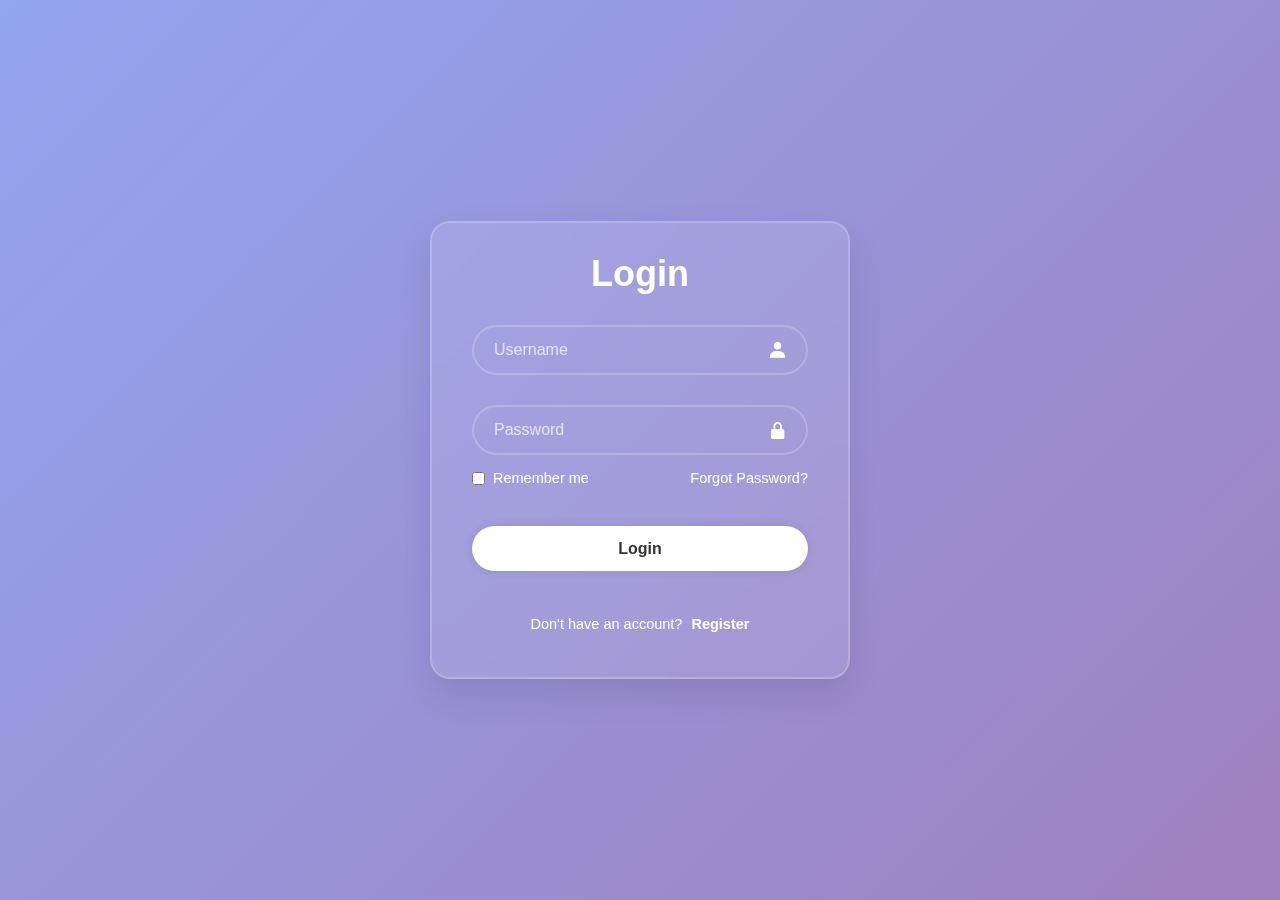
<file: index.html>
<!DOCTYPE html>
<html lang="en">

<head>
    <meta charset="UTF-8">
    <meta name="viewport" content="width=device-width, initial-scale=1.0">
    <title>Login Form</title>
    <link rel="stylesheet" href="style.css">
    <link href='https://unpkg.com/boxicons@2.1.4/css/boxicons.min.css' rel='stylesheet'>
</head>

<body>
    <div class="wrapper">
        <form action="" onsubmit="handleLogin(event)">
            <h1>Login</h1>
            <div class="input-box">
                <input type="text" placeholder="Username" required>
                <i class='bx bxs-user'></i>
            </div>
            <div class="input-box">
                <input type="password" placeholder="Password" required>
                <i class='bx bxs-lock-alt'></i>
            </div>
            <div class="remember-forgot">
                <label><input type="checkbox"> Remember me</label>
                <a href="#">Forgot Password?</a>
            </div>
            <button type="submit" class="btn">Login</button>
            <div class="register-link">
                <p>Don't have an account? <a href="#">Register</a></p>
            </div>
        </form>
    </div>

    <script>
        function handleLogin(event) {
            event.preventDefault();

            const username = event.target.querySelector('input[type="text"]').value;
            const password = event.target.querySelector('input[type="password"]').value;

            if (username && password) {
                alert(`Welcome, ${username}! Login functionality would be implemented here.`);
            }
        }
    </script>
</body>

</html>
</file>
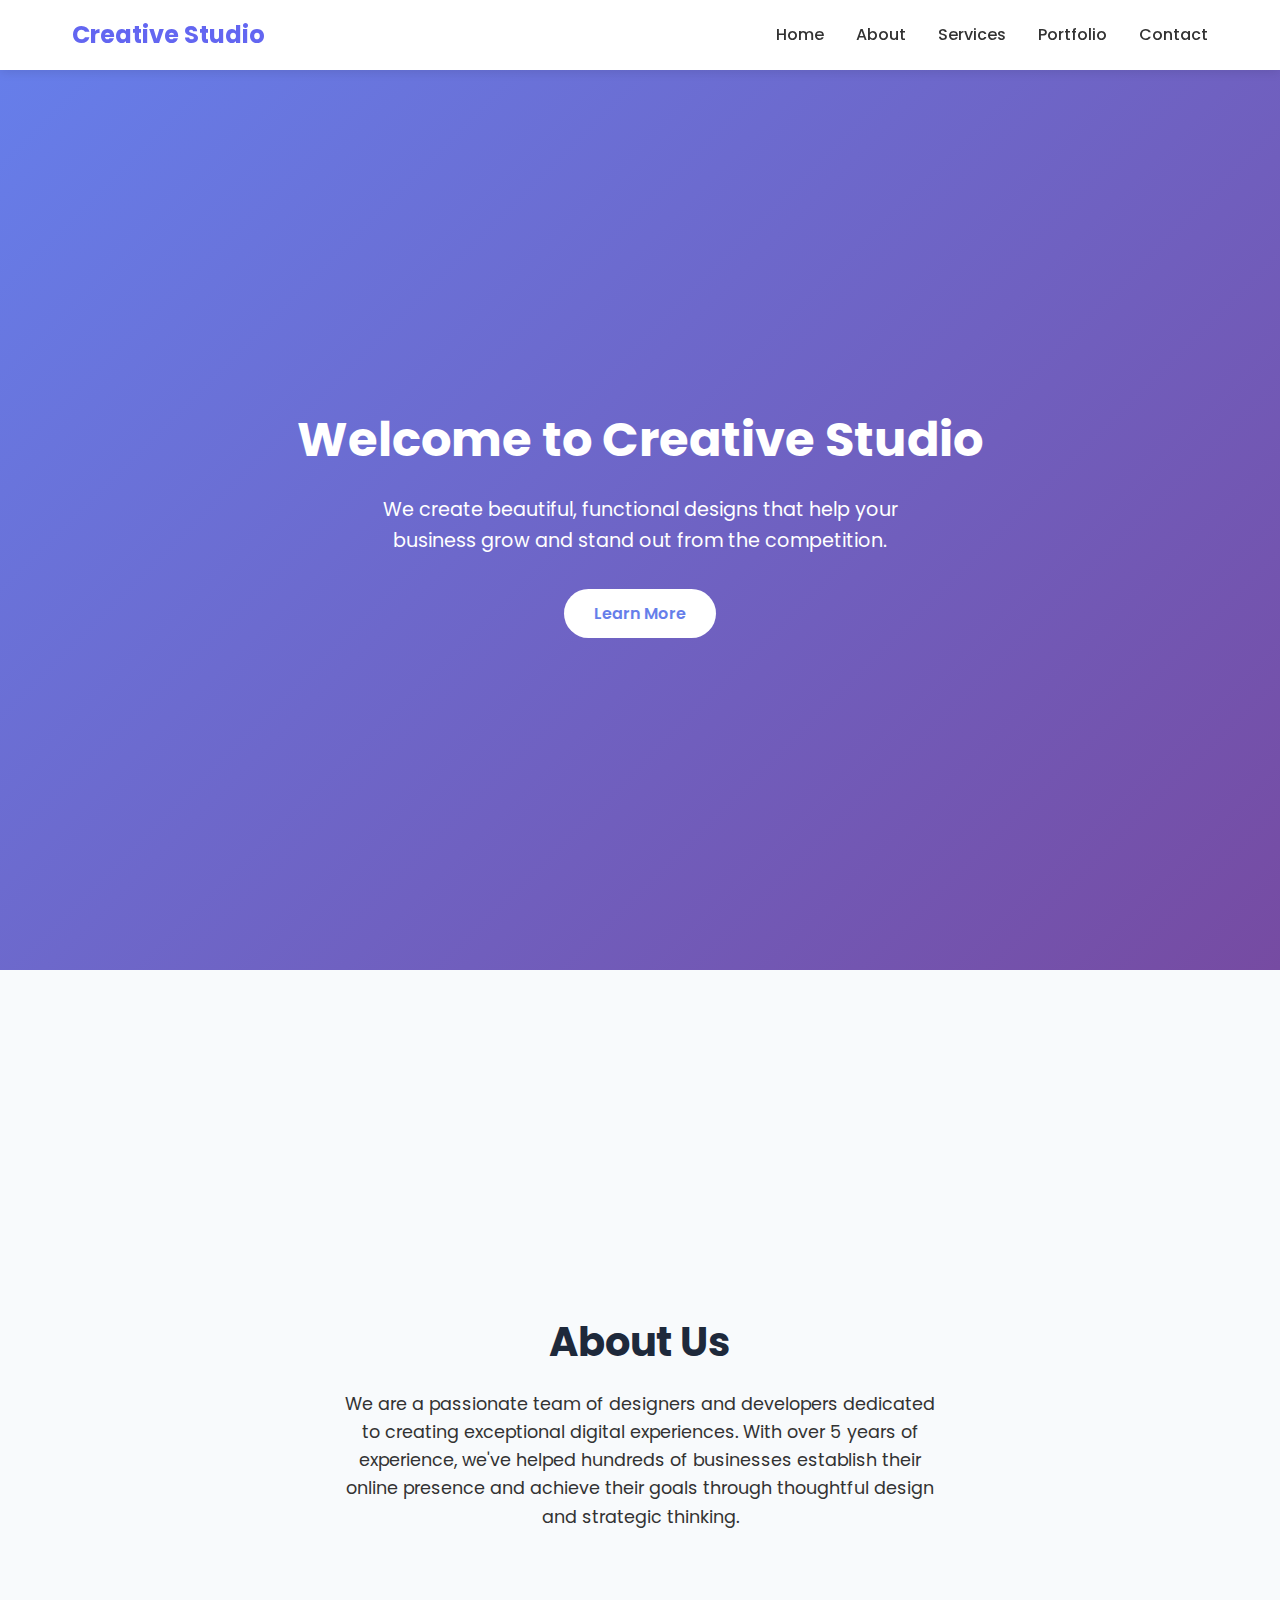
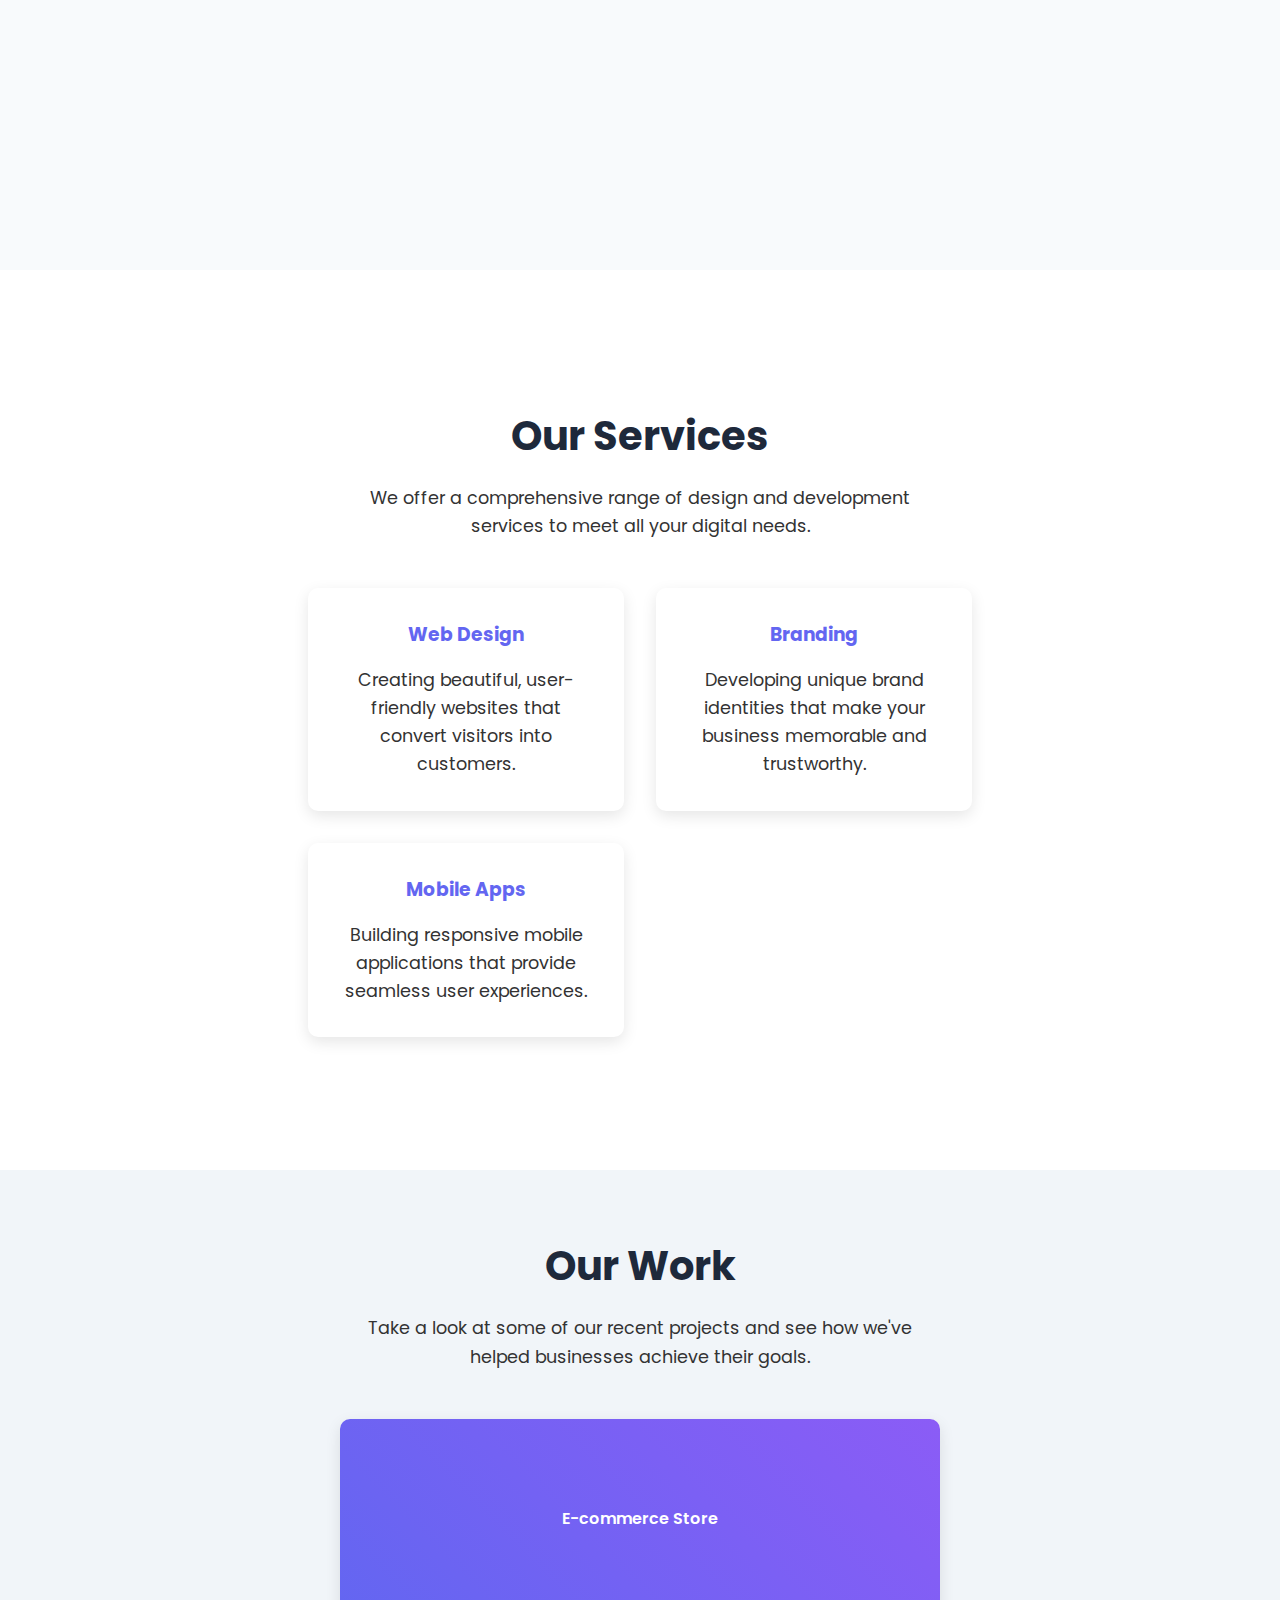
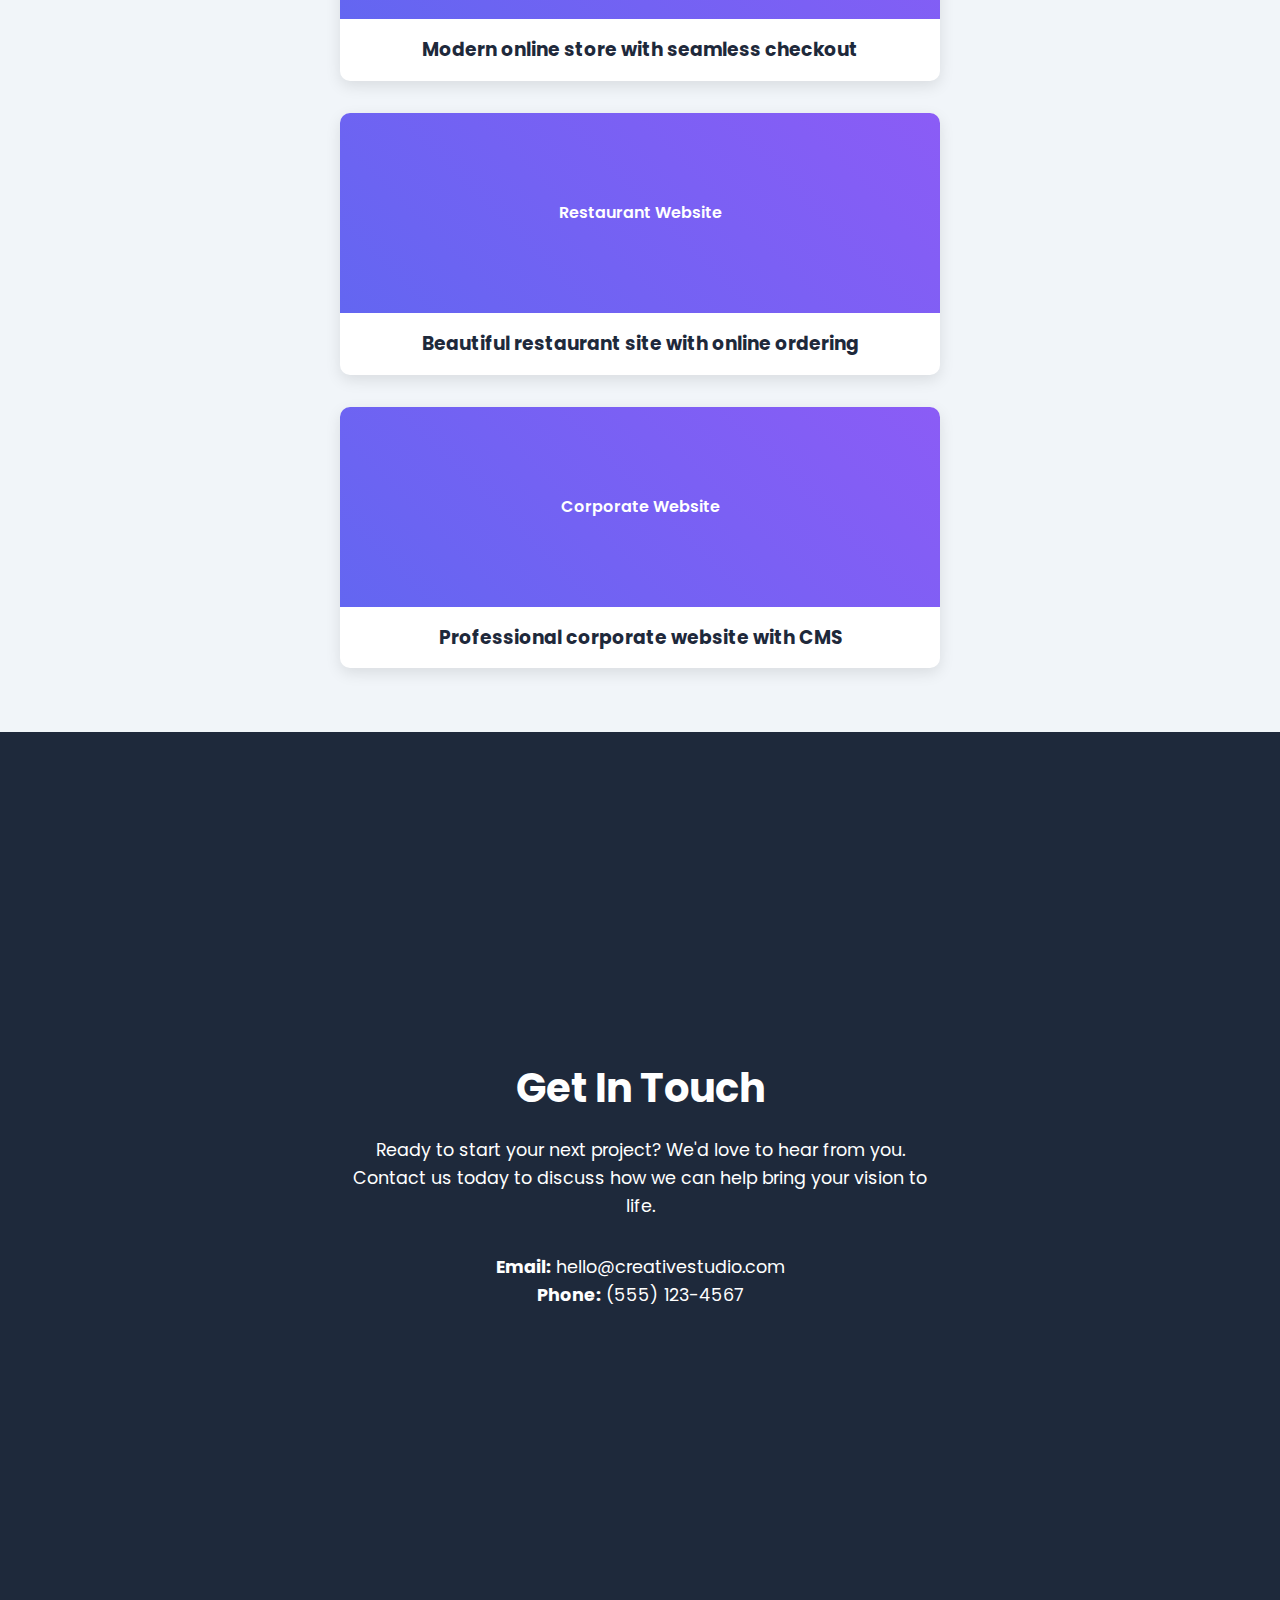
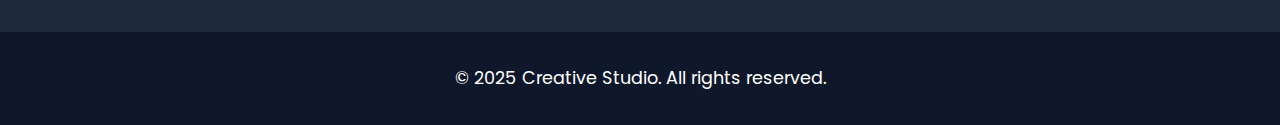
<file: project3/index.html>
<!DOCTYPE html>
<html lang="en">

<head>
    <meta charset="UTF-8">
    <meta name="viewport" content="width=device-width, initial-scale=1.0">
    <title>Creative Studio - Design Agency</title>
    <!-- Google Fonts -->
    <link href="https://fonts.googleapis.com/css2?family=Poppins:wght@300;400;600;700&display=swap" rel="stylesheet">
    <!-- Link to external CSS file -->
    <link rel="stylesheet" href="style.css">
</head>

<body>
    <!-- Header with Sticky Navigation -->
    <header>
        <nav>
            <!-- Logo/Brand Name -->
            <div class="logo">Creative Studio</div>

            <!-- Hidden checkbox for hamburger menu toggle -->
            <input type="checkbox" id="menu-toggle">

            <!-- Hamburger Menu Icon -->
            <label for="menu-toggle" class="hamburger">
                <span></span>
                <span></span>
                <span></span>
            </label>

            <!-- Navigation Links -->
            <ul class="nav-links">
                <li><a href="#home">Home</a></li>
                <li><a href="#about">About</a></li>
                <li><a href="#services">Services</a></li>
                <li><a href="#portfolio">Portfolio</a></li>
                <li><a href="#contact">Contact</a></li>
            </ul>
        </nav>
    </header>

    <!-- Main Content -->
    <main>
        <!-- Home Section -->
        <section id="home">
            <div class="container">
                <h1>Welcome to Creative Studio</h1>
                <p>We create beautiful, functional designs that help your business grow and stand out from the
                    competition.</p>
                <a href="#about" class="cta-button">Learn More</a>
            </div>
        </section>

        <!-- About Section -->
        <section id="about">
            <div class="container">
                <h2>About Us</h2>
                <p>We are a passionate team of designers and developers dedicated to creating exceptional digital
                    experiences. With over 5 years of experience, we've helped hundreds of businesses establish their
                    online presence and achieve their goals through thoughtful design and strategic thinking.</p>
            </div>
        </section>

        <!-- Services Section -->
        <section id="services">
            <div class="container">
                <h2>Our Services</h2>
                <p>We offer a comprehensive range of design and development services to meet all your digital needs.</p>
                <div class="services-grid">
                    <div class="service-card">
                        <h3>Web Design</h3>
                        <p>Creating beautiful, user-friendly websites that convert visitors into customers.</p>
                    </div>
                    <div class="service-card">
                        <h3>Branding</h3>
                        <p>Developing unique brand identities that make your business memorable and trustworthy.</p>
                    </div>
                    <div class="service-card">
                        <h3>Mobile Apps</h3>
                        <p>Building responsive mobile applications that provide seamless user experiences.</p>
                    </div>
                </div>
            </div>
        </section>

        <!-- Portfolio Section -->
        <section id="portfolio">
            <div class="container">
                <h2>Our Work</h2>
                <p>Take a look at some of our recent projects and see how we've helped businesses achieve their goals.
                </p>
                <div class="portfolio-grid">
                    <div class="portfolio-item">
                        <div class="img">E-commerce Store</div>
                        <h3>Modern online store with seamless checkout</h3>
                    </div>
                    <div class="portfolio-item">
                        <div class="img">Restaurant Website</div>
                        <h3>Beautiful restaurant site with online ordering</h3>
                    </div>
                    <div class="portfolio-item">
                        <div class="img">Corporate Website</div>
                        <h3>Professional corporate website with CMS</h3>
                    </div>
                </div>
            </div>
        </section>

        <!-- Contact Section -->
        <section id="contact">
            <div class="container">
                <h2>Get In Touch</h2>
                <p>Ready to start your next project? We'd love to hear from you. Contact us today to discuss how we can
                    help bring your vision to life.</p>
                <p style="margin-top: 2rem;">
                    <strong>Email:</strong> hello@creativestudio.com<br>
                    <strong>Phone:</strong> (555) 123-4567
                </p>
            </div>
        </section>
    </main>

    <!-- Footer -->
    <footer>
        <p>&copy; 2025 Creative Studio. All rights reserved.</p>
    </footer>
</body>

</html>
</file>
<file: style.css>
* {
    margin: 0;
    padding: 0;
    box-sizing: border-box;
    font-family: "Poppins", sans-serif;
}

body {
    display: flex;
    justify-content: center;
    align-items: center;
    min-height: 100vh;
    background:
        linear-gradient(135deg, rgba(102, 126, 234, 0.7) 0%, rgba(118, 75, 162, 0.7) 100%),
        url('https://images.unsplash.com/photo-1461749280684-dccba630e2f6?ixlib=rb-4.0.3&ixid=M3wxMjA3fDB8MHxwaG90by1wYWdlfHx8fGVufDB8fHx8fA%3D%3D&auto=format&fit=crop&w=2069&q=80');
    background-size: cover;
    background-position: center;
    background-attachment: fixed;
}

.wrapper {
    width: 420px;
    background: rgba(255, 255, 255, 0.1);
    border: 2px solid rgba(255, 255, 255, 0.2);
    backdrop-filter: blur(15px);
    border-radius: 20px;
    padding: 30px 40px;
    box-shadow: 0 15px 35px rgba(0, 0, 0, 0.1);
}

.wrapper h1 {
    font-size: 36px;
    text-align: center;
    margin-bottom: 30px;
    color: white;
    font-weight: 600;
}

.wrapper .input-box {
    position: relative;
    width: 100%;
    height: 50px;
    margin: 30px 0;
}

.input-box input {
    width: 100%;
    height: 100%;
    background: transparent;
    border: none;
    outline: none;
    border: 2px solid rgba(255, 255, 255, .2);
    border-radius: 40px;
    font-size: 16px;
    color: white;
    padding: 20px 45px 20px 20px;
    transition: all 0.3s ease;
}

.input-box input:focus {
    border-color: rgba(255, 255, 255, 0.8);
    box-shadow: 0 0 10px rgba(255, 255, 255, 0.3);
}

.input-box input::placeholder {
    color: rgba(255, 255, 255, 0.7);
}

.input-box i {
    position: absolute;
    right: 20px;
    top: 50%;
    transform: translateY(-50%);
    font-size: 20px;
    color: white;
}

.remember-forgot {
    display: flex;
    justify-content: space-between;
    font-size: 14.5px;
    margin: -15px 0 15px;
}

.remember-forgot label {
    display: flex;
    align-items: center;
    color: white;
    cursor: pointer;
}

.remember-forgot label input {
    accent-color: white;
    margin-right: 8px;
    width: auto;
    height: auto;
    border: none;
    padding: 0;
}

.remember-forgot a {
    color: white;
    text-decoration: none;
    transition: color 0.3s ease;
}

.remember-forgot a:hover {
    text-decoration: underline;
    color: #f0f8ff;
}

.btn {
    width: 100%;
    height: 45px;
    background: white;
    border: none;
    outline: none;
    border-radius: 40px;
    box-shadow: 0 0 10px rgba(0, 0, 0, .1);
    cursor: pointer;
    font-size: 16px;
    color: #333;
    font-weight: 600;
    margin: 25px 0;
    transition: all 0.3s ease;
}

.btn:hover {
    background: #f0f8ff;
    transform: translateY(-2px);
    box-shadow: 0 5px 15px rgba(0, 0, 0, 0.2);
}

.register-link {
    font-size: 14.5px;
    text-align: center;
    margin: 20px 0 15px;
}

.register-link p {
    color: white;
}

.register-link p a {
    color: white;
    text-decoration: none;
    font-weight: 600;
    margin-left: 5px;
    transition: color 0.3s ease;
}

.register-link p a:hover {
    text-decoration: underline;
    color: #f0f8ff;
}

/* Mobile Responsiveness */
@media (max-width: 480px) {
    .wrapper {
        width: 90%;
        padding: 25px 30px;
    }

    .wrapper h1 {
        font-size: 28px;
    }
}
</file>
<file: project3/style.css>
/* ==============================================
   RESET AND BASE STYLES
   ============================================== */

/* Remove default margins, padding, and set box-sizing */
* {
    margin: 0;
    padding: 0;
    box-sizing: border-box;
}

/* Base body styles */
body {
    font-family: 'Poppins', sans-serif;
    line-height: 1.6;
    color: #333;
}

/* Smooth scrolling for the entire page */
html {
    scroll-behavior: smooth;
}

/* ==============================================
   HEADER AND NAVIGATION STYLES
   ============================================== */

/* Sticky header that stays at the top when scrolling */
header {
    position: sticky;
    top: 0;
    background: rgba(255, 255, 255, 0.95);
    backdrop-filter: blur(10px);
    box-shadow: 0 2px 10px rgba(0, 0, 0, 0.1);
    z-index: 1000;
    padding: 1rem 0;
}

/* Navigation container - flexbox layout */
nav {
    display: flex;
    justify-content: space-between;
    align-items: center;
    max-width: 1200px;
    margin: 0 auto;
    padding: 0 2rem;
}

/* Logo/Brand styling */
.logo {
    font-size: 1.5rem;
    font-weight: 700;
    color: #6366f1;
}

/* Navigation links container */
.nav-links {
    display: flex;
    list-style: none;
    gap: 2rem;
}

/* Individual navigation link styling */
.nav-links a {
    text-decoration: none;
    color: #333;
    font-weight: 500;
    transition: color 0.3s ease;
}

/* Hover effect for navigation links */
.nav-links a:hover {
    color: #6366f1;
}

/* ==============================================
   HAMBURGER MENU STYLES
   ============================================== */

/* Hamburger menu container - hidden by default */
.hamburger {
    display: none;
    flex-direction: column;
    cursor: pointer;
    padding: 5px;
}

/* Individual hamburger lines */
.hamburger span {
    width: 25px;
    height: 3px;
    background: #333;
    margin: 3px 0;
    transition: 0.3s;
}

/* Hidden checkbox that controls the hamburger menu */
#menu-toggle {
    display: none;
}

/* ==============================================
   MAIN CONTENT STYLES
   ============================================== */

/* Main content container */
main {
    margin-top: 0;
}

/* Base section styling - full viewport height */
section {
    min-height: 100vh;
    padding: 4rem 2rem;
    display: flex;
    align-items: center;
    justify-content: center;
    text-align: center;
}

/* Container for section content */
.container {
    max-width: 1200px;
    margin: 0 auto;
}

/* ==============================================
   SECTION-SPECIFIC STYLES
   ============================================== */

/* Home section with gradient background */
#home {
    background: linear-gradient(135deg, #667eea 0%, #764ba2 100%);
    color: white;
}

#home h1 {
    font-size: 3rem;
    margin-bottom: 1rem;
    font-weight: 700;
}

#home p {
    font-size: 1.2rem;
    margin-bottom: 2rem;
}

/* Call-to-action button styling */
.cta-button {
    display: inline-block;
    padding: 12px 30px;
    background: white;
    color: #667eea;
    text-decoration: none;
    border-radius: 25px;
    font-weight: 600;
    transition: transform 0.3s ease;
}

.cta-button:hover {
    transform: translateY(-2px);
}

/* About section styling */
#about {
    background: #f8fafc;
}

/* Services section styling */
#services {
    background: white;
}

/* Portfolio section styling */
#portfolio {
    background: #f1f5f9;
}

/* Contact section styling */
#contact {
    background: #1e293b;
    color: white;
}

/* General heading styles */
h2 {
    font-size: 2.5rem;
    margin-bottom: 1rem;
    color: #1e293b;
}

/* Override heading color for contact section */
#contact h2 {
    color: white;
}

/* General paragraph styles */
p {
    font-size: 1.1rem;
    max-width: 600px;
    margin: 0 auto;
}

/* ==============================================
   SERVICES GRID LAYOUT
   ============================================== */

/* Services grid container */
.services-grid {
    display: grid;
    grid-template-columns: repeat(auto-fit, minmax(250px, 1fr));
    gap: 2rem;
    margin-top: 3rem;
}

/* Individual service card */
.service-card {
    background: white;
    padding: 2rem;
    border-radius: 10px;
    box-shadow: 0 5px 15px rgba(0, 0, 0, 0.1);
    transition: transform 0.3s ease;
}

/* Hover effect for service cards */
.service-card:hover {
    transform: translateY(-5px);
}

/* Service card heading */
.service-card h3 {
    color: #6366f1;
    margin-bottom: 1rem;
}

/* ==============================================
   PORTFOLIO GRID LAYOUT
   ============================================== */

/* Portfolio grid container */
.portfolio-grid {
    display: grid;
    grid-template-columns: repeat(auto-fit, minmax(300px, 1fr));
    gap: 2rem;
    margin-top: 3rem;
}

/* Individual portfolio item */
.portfolio-item {
    background: white;
    border-radius: 10px;
    overflow: hidden;
    box-shadow: 0 5px 15px rgba(0, 0, 0, 0.1);
    transition: transform 0.3s ease;
}

/* Hover effect for portfolio items */
.portfolio-item:hover {
    transform: scale(1.05);
}

/* Portfolio item image placeholder */
.portfolio-item .img {
    width: 100%;
    height: 200px;
    background: linear-gradient(45deg, #6366f1, #8b5cf6);
    display: flex;
    align-items: center;
    justify-content: center;
    color: white;
    font-weight: 600;
}

/* Portfolio item title */
.portfolio-item h3 {
    padding: 1rem;
    color: #1e293b;
}

/* ==============================================
   FOOTER STYLES
   ============================================== */

footer {
    background: #0f172a;
    color: white;
    text-align: center;
    padding: 2rem;
}

/* ==============================================
   MOBILE STYLES (max-width: 768px)
   ============================================== */

@media (max-width: 768px) {

    /* Show hamburger menu on mobile */
    .hamburger {
        display: flex;
    }

    /* Hide navigation links by default on mobile */
    .nav-links {
        position: fixed;
        top: 80px;
        right: -100%;
        width: 100%;
        height: calc(100vh - 80px);
        background: rgba(255, 255, 255, 0.98);
        flex-direction: column;
        justify-content: start;
        align-items: center;
        padding-top: 2rem;
        transition: right 0.3s ease;
        backdrop-filter: blur(10px);
    }

    /* Show navigation when checkbox is checked */
    #menu-toggle:checked+.hamburger+.nav-links {
        right: 0;
    }

    /* Animate hamburger when menu is open - first line */
    #menu-toggle:checked+.hamburger span:nth-child(1) {
        transform: rotate(-45deg) translate(-5px, 6px);
    }

    /* Animate hamburger when menu is open - middle line (hide) */
    #menu-toggle:checked+.hamburger span:nth-child(2) {
        opacity: 0;
    }

    /* Animate hamburger when menu is open - last line */
    #menu-toggle:checked+.hamburger span:nth-child(3) {
        transform: rotate(45deg) translate(-5px, -6px);
    }

    /* Mobile navigation list items */
    .nav-links li {
        margin: 1rem 0;
    }

    /* Mobile navigation links */
    .nav-links a {
        font-size: 1.2rem;
    }

    /* Adjust section padding for mobile */
    section {
        padding: 3rem 1rem;
    }

    /* Smaller heading on mobile */
    #home h1 {
        font-size: 2rem;
    }

    /* Smaller h2 headings on mobile */
    h2 {
        font-size: 2rem;
    }

    /* Single column layout for grids on mobile */
    .services-grid,
    .portfolio-grid {
        grid-template-columns: 1fr;
    }
}

/* ==============================================
   TABLET STYLES (769px - 1024px)
   ============================================== */

@media (min-width: 769px) and (max-width: 1024px) {

    /* Two-column layout for services on tablet */
    .services-grid {
        grid-template-columns: repeat(2, 1fr);
    }

    /* Two-column layout for portfolio on tablet */
    .portfolio-grid {
        grid-template-columns: repeat(2, 1fr);
    }
}
</file>
